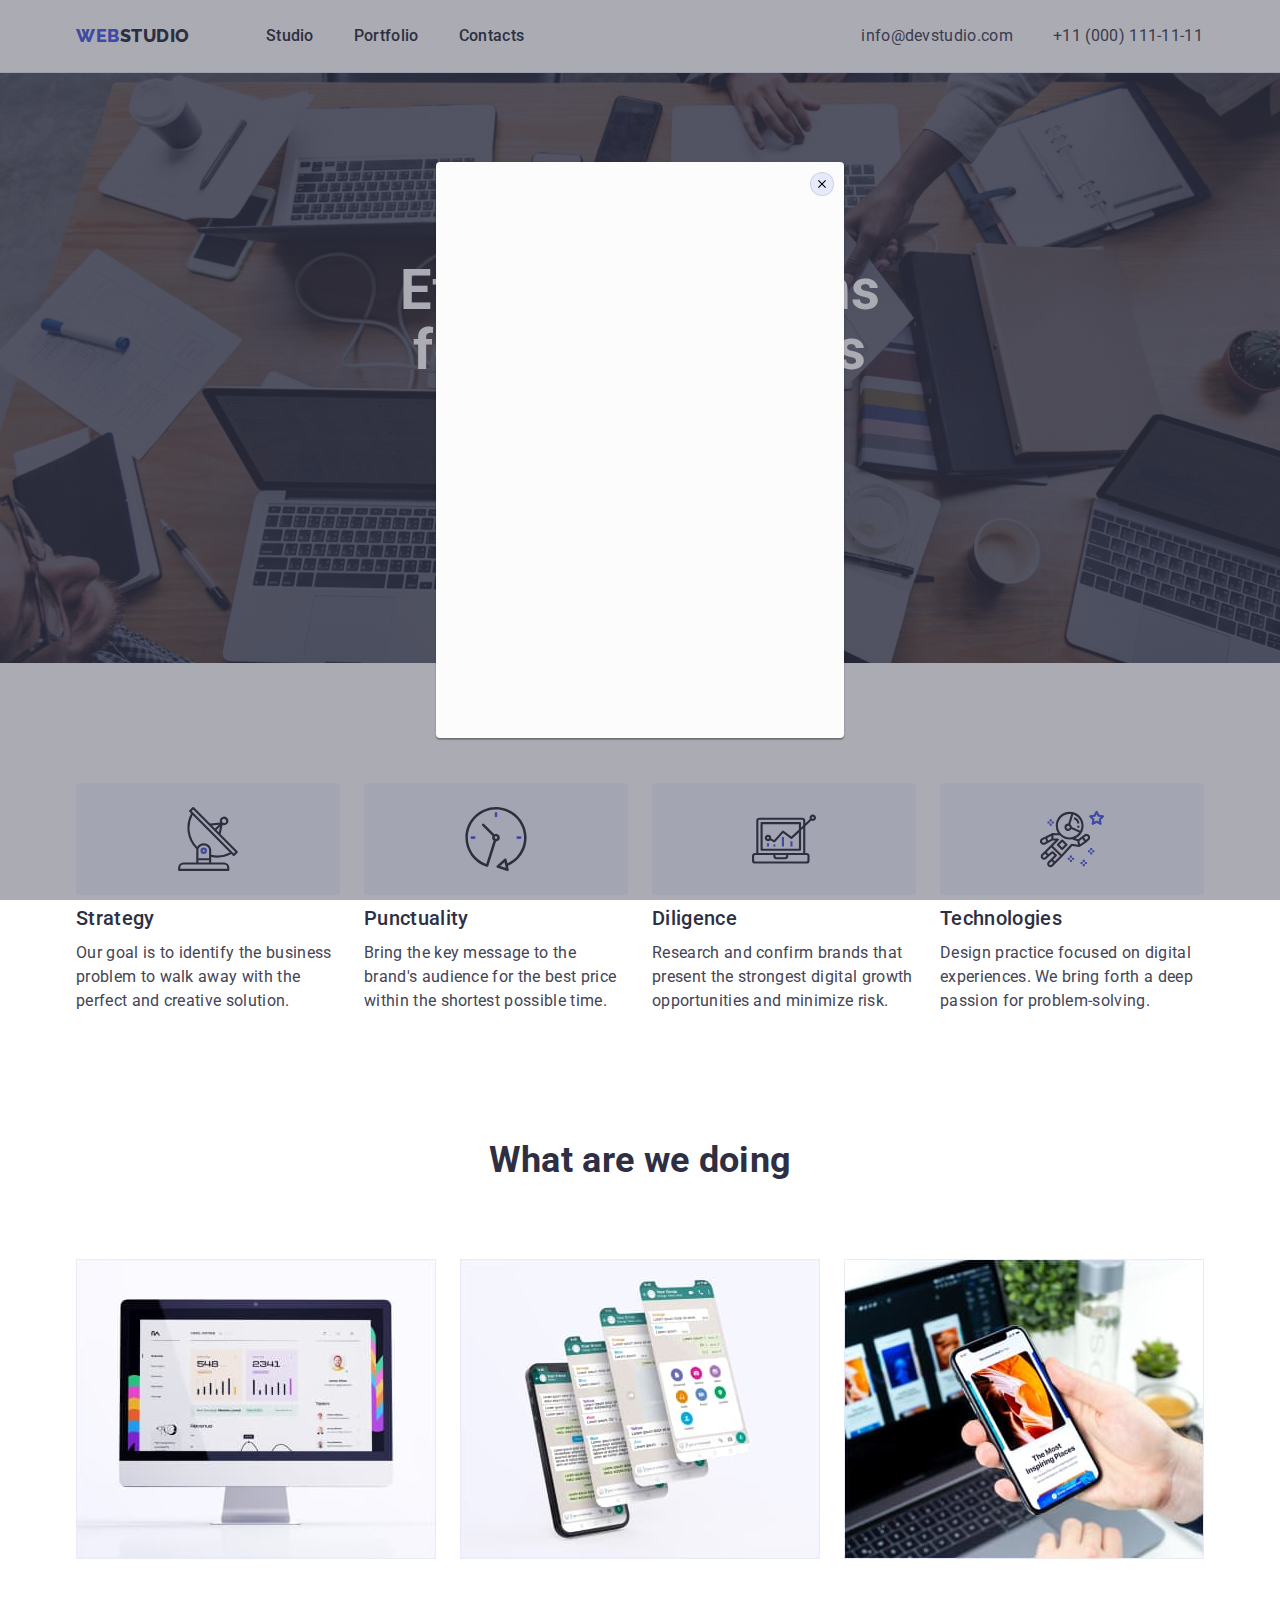
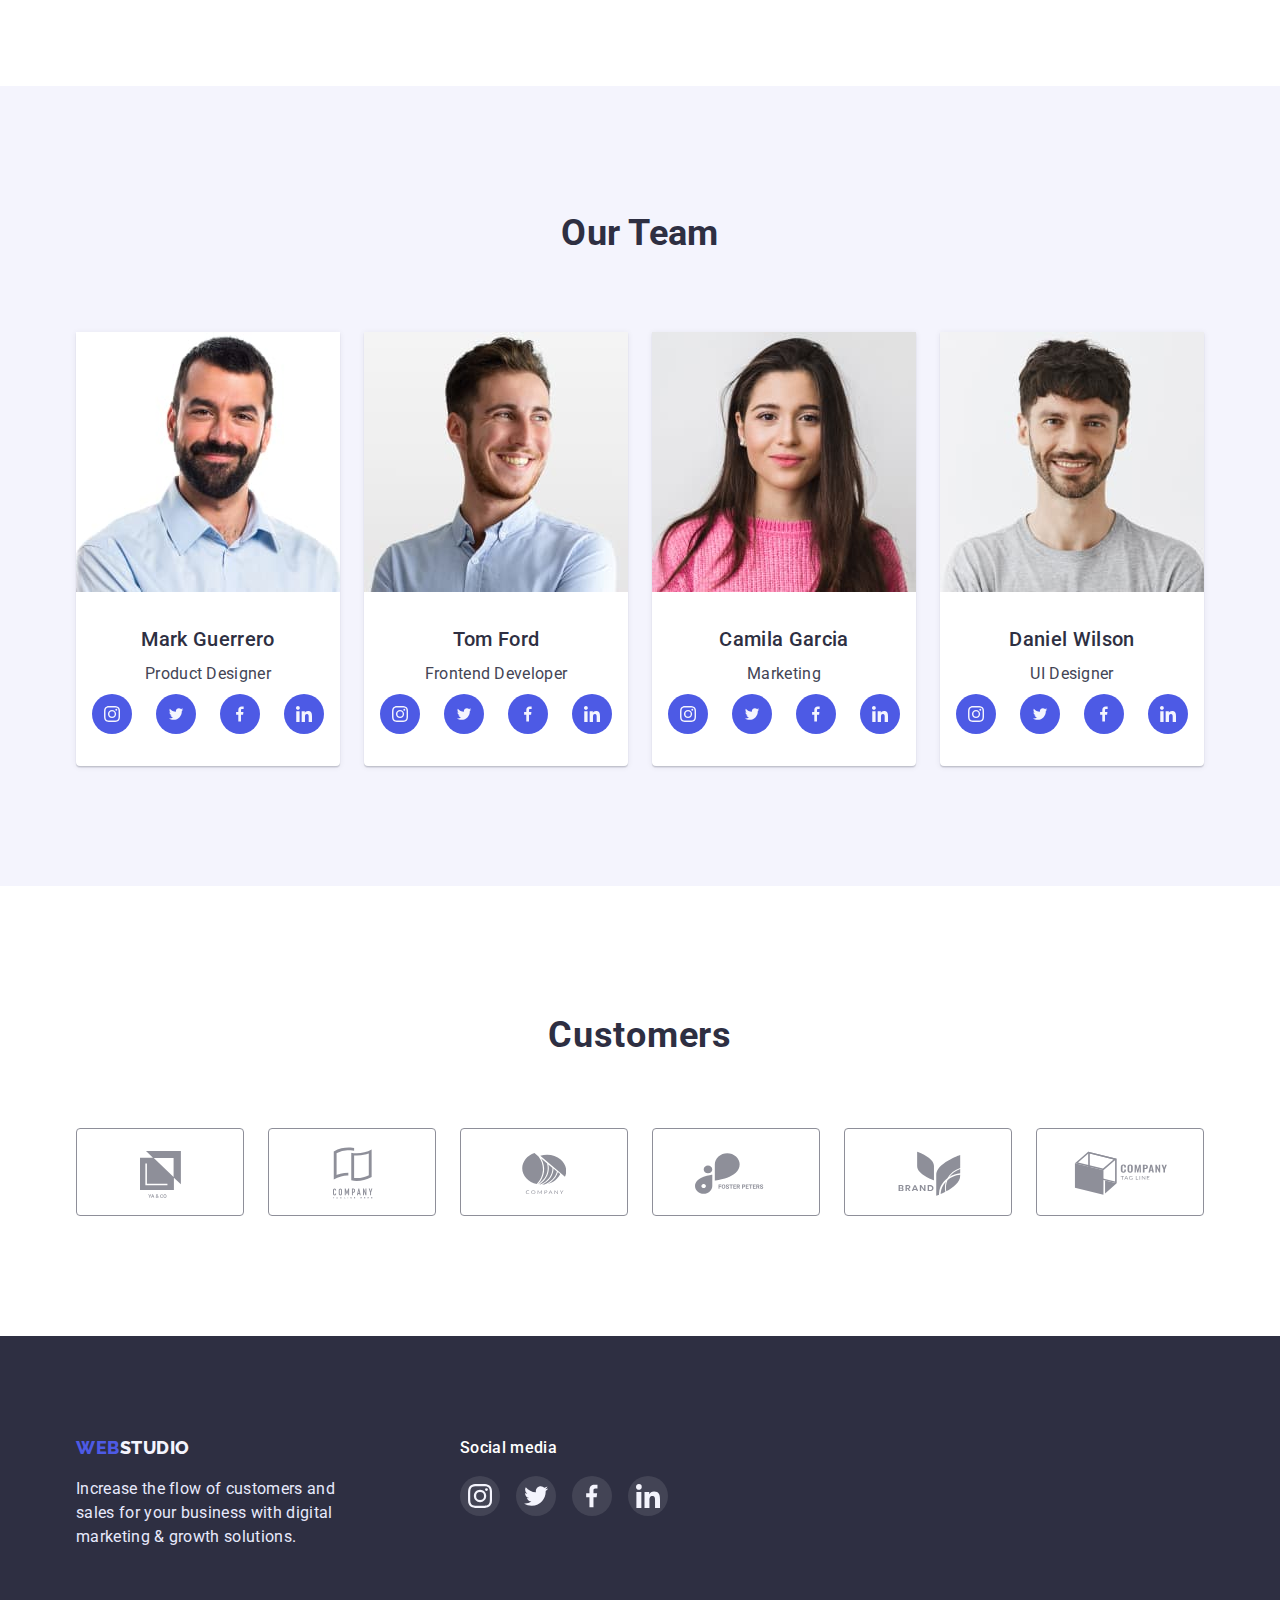
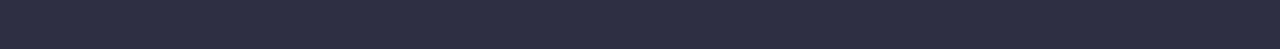
<file: index.html>
<!DOCTYPE html>
<html lang="en">
  <head>
    <meta charset="UTF-8" />
    <meta http-equiv="X-UA-Compatible" content="IE=edge" />
    <meta name="viewport" content="width=device-width, initial-scale=1.0" />
    <link rel="preconnect" href="https://fonts.googleapis.com" />
    <link rel="preconnect" href="https://fonts.gstatic.com" crossorigin />
    <link
      href="https://fonts.googleapis.com/css2?family=Raleway:wght@800&family=Roboto:wght@400;500;700;900&display=swap"
      rel="stylesheet"
    />
    <link
      rel="stylesheet"
      href="https://cdnjs.cloudflare.com/ajax/libs/modern-normalize/1.1.0/modern-normalize.min.css"
    />
    <link rel="stylesheet" href="./css/styles.css" />
    <title>Document</title>
  </head>
  <body>
    <header class="page-header">
      <div class="container">
        <div class="flex-logo">
          <nav class="nav">
            <a class="logo top" href="./index.html"
              ><span class="first-logo">WEB</span>STUDIO</a
            >
            <ul class="nav-menu">
              <li class="menu-list">
                <a class="nav-link" href="./index.html">Studio</a>
              </li>
              <li class="menu-list">
                <a class="nav-link" href="./portfolio.html">Portfolio</a>
              </li>
              <li class="menu-list">
                <a class="nav-link" href="">Contacts</a>
              </li>
            </ul>
          </nav>
          <address>
            <ul class="adress">
              <li class="adress-list">
                <a class="adress-link" href="mailto:info@devstudio.com"
                  >info@devstudio.com</a
                >
              </li>
              <li class="adress-list">
                <a class="adress-link tel" href="tel:+110001111111"
                  >+11 (000) 111-11-11</a
                >
              </li>
            </ul>
          </address>
        </div>
      </div>
    </header>
    <main>
      <!-- Hero block -->
      <section class="hero">
        <div class="container hero-items">
          <h1>Effective Solutions for Your Business</h1>
          <button class="button hero" data-modal-open type="button">
            Order Service
          </button>
        </div>
        <div class="backdrop" data-modal>
          <div class="modal">
            <button class="modal-button" data-modal-close type="button">
              <svg class="modal-close-button">
                <use href="./images/icons.svg#icon-close"></use>
              </svg>
            </button>
          </div>
        </div>
      </section>
      <!-- Our Quality -->
      <section class="quality">
        <div class="container quality">
          <h2>Our Ouality</h2>
          <ul class="quality-list">
            <li class="list-item">
              <div class="icon-quality">
                <svg class="icon antena">
                  <use href="./images/icons.svg#icon-antena"></use>
                </svg>
              </div>
              <h3>Strategy</h3>
              <p>
                Our goal is to identify the business problem to walk away with
                the perfect and creative solution.
              </p>
            </li>
            <li class="list-item">
              <div class="icon-quality">
                <svg class="icon">
                  <use href="./images/icons.svg#icon-clock"></use>
                </svg>
              </div>
              <h3>Punctuality</h3>
              <p>
                Bring the key message to the brand's audience for the best price
                within the shortest possible time.
              </p>
            </li>
            <li class="list-item">
              <div class="icon-quality">
                <svg class="icon">
                  <use href="./images/icons.svg#icon-diagram"></use>
                </svg>
              </div>
              <h3>Diligence</h3>
              <p>
                Research and confirm brands that present the strongest digital
                growth opportunities and minimize risk.
              </p>
            </li>
            <li class="list-item">
              <div class="icon-quality">
                <svg class="icon">
                  <use href="./images/icons.svg#icon-astronaut"></use>
                </svg>
              </div>
              <h3>Technologies</h3>
              <p>
                Design practice focused on digital experiences. We bring forth a
                deep passion for problem-solving.
              </p>
            </li>
          </ul>
        </div>
      </section>

      <!-- Gallery -->

      <section class="gallery">
        <div class="gallery container">
          <h2 class="gallery-title">What are we doing</h2>
          <ul class="gallery-list">
            <li class="list-item">
              <img src="./images/img1.jpg" alt="product1" width="360" />
            </li>
            <li class="list-item">
              <img src="./images/img2.jpg" alt="product2" width="360" />
            </li>
            <li class="list-item">
              <img src="./images/img3.jpg" alt="product3" width="360" />
            </li>
          </ul>
        </div>
      </section>
      <!-- Team -->
      <section class="team">
        <div class="team container">
          <h2>Our Team</h2>
          <ul class="team-list">
            <li class="list-number">
              <img
                class="team-number"
                src="./images/img4.jpg"
                alt="Mark Guerrero"
                width="264"
              />
              <div class="about-item">
                <h3>Mark Guerrero</h3>
                <p>Product Designer</p>
                <ul class="social">
                  <li class="icon-list team-icon">
                    <a target="_blank" href="">
                      <svg class="social-item instagram" width="16" height="16">
                        <use href=".//images/icons.svg#icon-instagram"></use>
                      </svg>
                    </a>
                  </li>
                  <li class="icon-list team-icon">
                    <a target="_blank" href="">
                      <svg class="social-item twitter" width="16" height="16">
                        <use href=".//images/icons.svg#icon-twitter"></use>
                      </svg>
                    </a>
                  </li>
                  <li class="icon-list team-icon">
                    <a target="_blank" href="">
                      <svg class="social-item facebook" width="16" height="16">
                        <use href=".//images/icons.svg#icon-facebook"></use>
                      </svg>
                    </a>
                  </li>
                  <li class="icon-list team-icon">
                    <a target="_blank" href="">
                      <svg class="social-item linkedin" width="16" height="16">
                        <use href=".//images/icons.svg#icon-linkedin"></use>
                      </svg>
                    </a>
                  </li>
                </ul>
              </div>
            </li>
            <li class="list-number">
              <img
                class="team-number"
                src="./images/img5.jpg"
                alt="Tom Ford"
                width="264"
              />
              <div class="about-item">
                <h3>Tom Ford</h3>
                <p>Frontend Developer</p>
                <ul class="social">
                  <li class="icon-list team-icon">
                    <a target="_blank" href="">
                      <svg class="social-item instagram" width="16" height="16">
                        <use href=".//images/icons.svg#icon-instagram"></use>
                      </svg>
                    </a>
                  </li>
                  <li class="icon-list team-icon">
                    <a target="_blank" href="">
                      <svg class="social-item twitter" width="16" height="16">
                        <use href=".//images/icons.svg#icon-twitter"></use>
                      </svg>
                    </a>
                  </li>
                  <li class="icon-list team-icon">
                    <a target="_blank" href="">
                      <svg class="social-item facebook" width="16" height="16">
                        <use href=".//images/icons.svg#icon-facebook"></use>
                      </svg>
                    </a>
                  </li>
                  <li class="icon-list team-icon">
                    <a target="_blank" href="">
                      <svg class="social-item linkedin" width="16" height="16">
                        <use href=".//images/icons.svg#icon-linkedin"></use>
                      </svg>
                    </a>
                  </li>
                </ul>
              </div>
            </li>
            <li class="list-number">
              <img
                class="team-number"
                src="./images/img6.jpg"
                alt="Camila Garcia"
                width="264"
              />
              <div class="about-item">
                <h3>Camila Garcia</h3>
                <p>Marketing</p>
                <ul class="social">
                  <li class="icon-list team-icon">
                    <a target="_blank" href="">
                      <svg class="social-item instagram" width="16" height="16">
                        <use href=".//images/icons.svg#icon-instagram"></use>
                      </svg>
                    </a>
                  </li>
                  <li class="icon-list team-icon">
                    <a target="_blank" href="">
                      <svg class="social-item twitter" width="16" height="16">
                        <use href=".//images/icons.svg#icon-twitter"></use>
                      </svg>
                    </a>
                  </li>
                  <li class="icon-list team-icon">
                    <a target="_blank" href="">
                      <svg class="social-item facebook" width="16" height="16">
                        <use href=".//images/icons.svg#icon-facebook"></use>
                      </svg>
                    </a>
                  </li>
                  <li class="icon-list team-icon">
                    <a target="_blank" href="">
                      <svg class="social-item linkedin" width="16" height="16">
                        <use href=".//images/icons.svg#icon-linkedin"></use>
                      </svg>
                    </a>
                  </li>
                </ul>
              </div>
            </li>
            <li class="list-number">
              <img
                class="team-number"
                src="./images/img7.jpg"
                alt="Daniel Wilson"
                width="264"
              />
              <div class="about-item">
                <h3>Daniel Wilson</h3>
                <p>UI Designer</p>
                <ul class="social">
                  <li class="icon-list team-icon">
                    <a target="_blank" href="">
                      <svg class="social-item instagram" width="16" height="16">
                        <use href=".//images/icons.svg#icon-instagram"></use>
                      </svg>
                    </a>
                  </li>
                  <li class="icon-list team-icon">
                    <a target="_blank" href="">
                      <svg class="social-item twitter" width="16" height="16">
                        <use href=".//images/icons.svg#icon-twitter"></use>
                      </svg>
                    </a>
                  </li>
                  <li class="icon-list team-icon">
                    <a target="_blank" href="">
                      <svg class="social-item facebook" width="16" height="16">
                        <use href=".//images/icons.svg#icon-facebook"></use>
                      </svg>
                    </a>
                  </li>
                  <li class="icon-list team-icon">
                    <a target="_blank" href="">
                      <svg class="social-item linkedin" width="16" height="16">
                        <use href=".//images/icons.svg#icon-linkedin"></use>
                      </svg>
                    </a>
                  </li>
                </ul>
              </div>
            </li>
          </ul>
        </div>
      </section>
      <section class="customers">
        <div class="customers container">
          <h2>Customers</h2>
          <ul class="customers-list">
            <li class="customers-item group-1">
              <a href="">
                <svg class="customers-icon group-1">
                  <use href="./images/icons.svg#icon-group-1"></use>
                </svg>
              </a>
            </li>
            <li class="customers-item group-2">
              <a href="">
                <svg class="customers-icon group-2">
                  <use href="./images/icons.svg#icon-group-2"></use>
                </svg>
              </a>
            </li>
            <li class="customers-item group-3">
              <a href="">
                <svg class="customers-icon group-3">
                  <use href="./images/icons.svg#icon-group-3"></use>
                </svg>
              </a>
            </li>
            <li class="customers-item group-4">
              <a href="">
                <svg class="customers-icon group-4">
                  <use href="./images/icons.svg#icon-group-4"></use>
                </svg>
              </a>
            </li>
            <li class="customers-item group-5">
              <a class="" href="">
                <svg class="customers-icon group-5">
                  <use href="./images/icons.svg#icon-group-5"></use>
                </svg>
              </a>
            </li>
            <li class="customers-item group-6">
              <a href="">
                <svg class="customers-icon group-6">
                  <use href="./images/icons.svg#icon-group-6"></use>
                </svg>
              </a>
            </li>
          </ul>
        </div>
      </section>
    </main>
    <footer class="footer-page">
      <div class="container footer">
        <div class="about-footer">
          <a class="logo logo-footer" href="./index.html"
            ><span class="first-logo">WEB</span
            ><span class="logo-footer">STUDIO</span></a
          >
          <p class="about">
            Increase the flow of customers and sales for your business with
            digital marketing & growth solutions.
          </p>
        </div>
        <div class="footer-social">
          <p class="social-text">Social media</p>
          <ul class="social-footer">
            <li class="icon-list-footer">
              <a target="_blank" href="">
                <svg class="social-item-instagram" width="24" height="24">
                  <use href=".//images/icons.svg#icon-instagram"></use>
                </svg>
              </a>
            </li>
            <li class="icon-list-footer">
              <a target="_blank" href="">
                <svg class="social-item-twitter" width="24" height="24">
                  <use href=".//images/icons.svg#icon-twitter"></use>
                </svg>
              </a>
            </li>
            <li class="icon-list-footer">
              <a target="_blank" href="">
                <svg class="social-item-facebook" width="24" height="24">
                  <use href=".//images/icons.svg#icon-facebook"></use>
                </svg>
              </a>
            </li>
            <li class="icon-list-footer">
              <a target="_blank" href="">
                <svg class="social-item-linkedin" width="24" height="24">
                  <use href=".//images/icons.svg#icon-linkedin"></use>
                </svg>
              </a>
            </li>
          </ul>
        </div>
      </div>
    </footer>
    <script src="./js/modal.js"></script>
  </body>
</html>
</file>
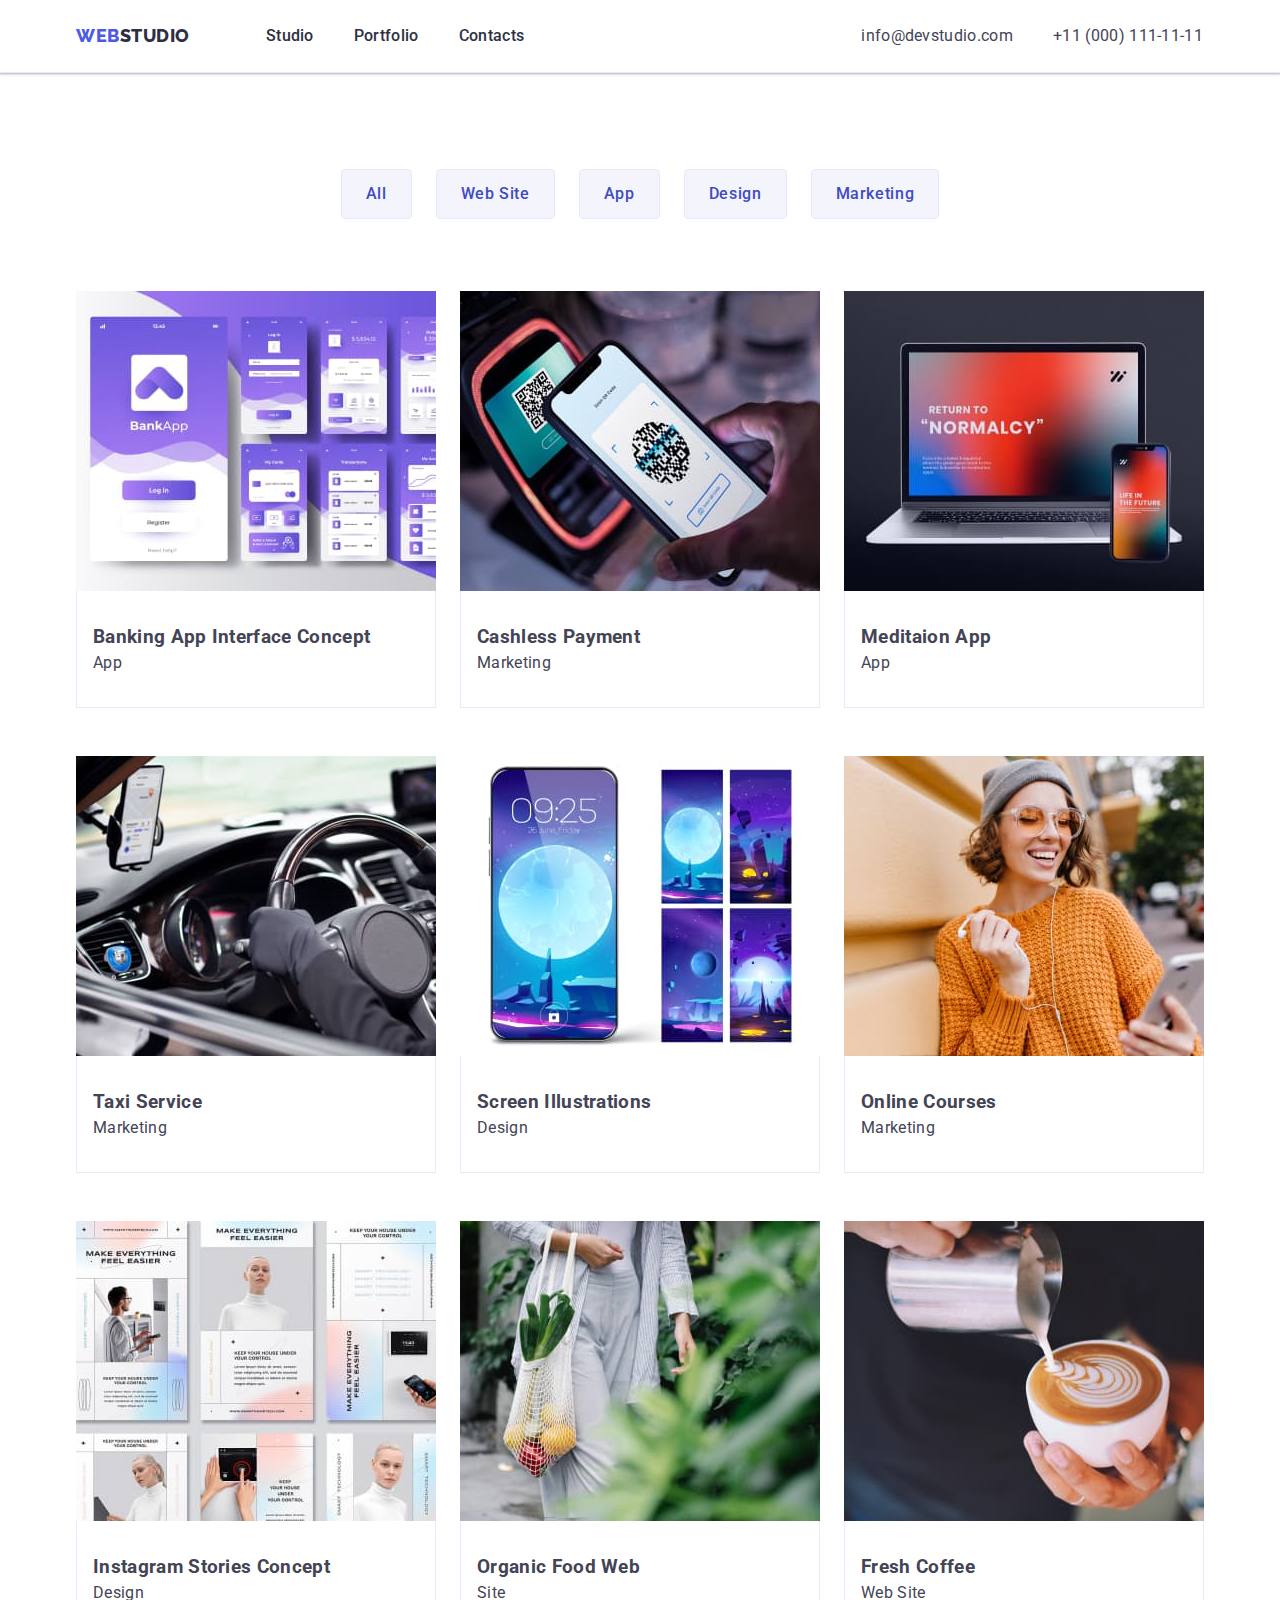
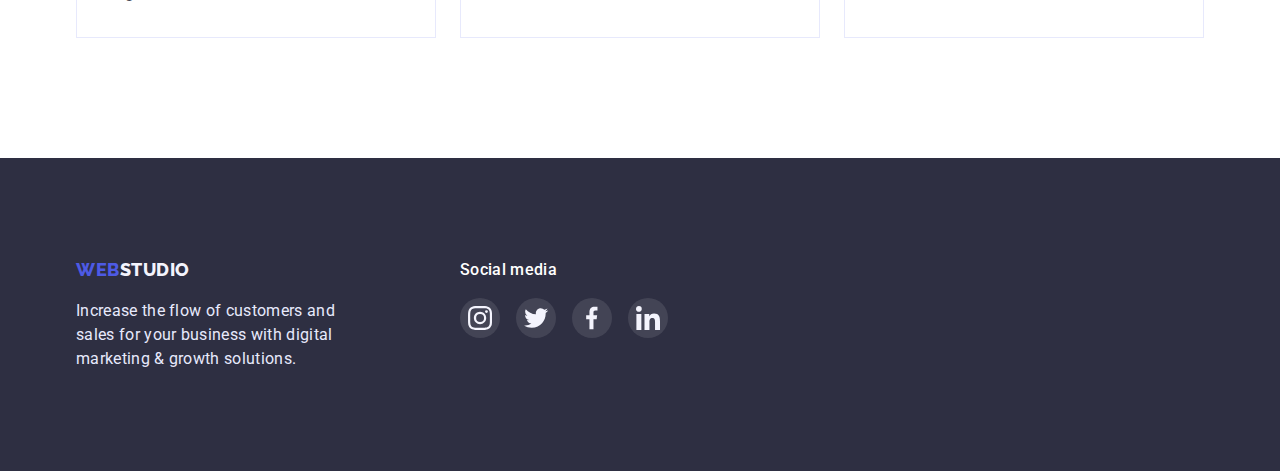
<file: portfolio.html>
<!DOCTYPE html>
<html lang="en">
  <head>
    <meta charset="UTF-8" />
    <meta http-equiv="X-UA-Compatible" content="IE=edge" />
    <meta name="viewport" content="width=device-width, initial-scale=1.0" />
    <link rel="preconnect" href="https://fonts.googleapis.com" />
    <link rel="preconnect" href="https://fonts.gstatic.com" crossorigin />
    <link
      href="https://fonts.googleapis.com/css2?family=Raleway:wght@800&family=Roboto:wght@400;500;700;900&display=swap"
      rel="stylesheet"
    />
    <link
      rel="stylesheet"
      href="https://cdnjs.cloudflare.com/ajax/libs/modern-normalize/1.1.0/modern-normalize.min.css"
    />
    <link rel="stylesheet" href="./css/styles.css" />
    <title>Document</title>
  </head>
  <body>
    <header class="page-header">
      <div class="container">
        <div class="flex-logo">
          <nav class="nav">
            <a class="logo top" href="./index.html"
              ><span class="first-logo">WEB</span>STUDIO</a
            >
            <ul class="nav-menu">
              <li class="menu-list">
                <a class="nav-link" href="./index.html">Studio</a>
              </li>
              <li class="menu-list">
                <a class="nav-link" href="./portfolio.html">Portfolio</a>
              </li>
              <li class="menu-list">
                <a class="nav-link" href="">Contacts</a>
              </li>
            </ul>
          </nav>
          <address>
            <ul class="adress">
              <li class="adress-list">
                <a class="adress-link" href="mailto:info@devstudio.com"
                  >info@devstudio.com</a
                >
              </li>
              <li class="adress-list">
                <a class="adress-link tel" href="tel:+110001111111"
                  >+11 (000) 111-11-11</a
                >
              </li>
            </ul>
          </address>
        </div>
      </div>
    </header>
    <main>
      <!-- Filters -->
      <section class="project">
        <div class="container project">
          <h1 class="project-title">Here H1</h1>
          <ul class="filter-list">
            <li class="list-button">
              <button class="button filter-button" type="button">All</button>
            </li>
            <li class="list-button">
              <button class="button filter-button" type="button">
                Web Site
              </button>
            </li>
            <li class="list-button">
              <button class="button filter-button" type="button">App</button>
            </li>
            <li class="list-button">
              <button class="button filter-button" type="button">Design</button>
            </li>
            <li class="list-button">
              <button class="button filter-button" type="button">
                Marketing
              </button>
            </li>
          </ul>
          <h2 class="project-title">Projects</h2>
          <ul class="project-list">
            <li class="project-item">
              <a href="" class="project-item-link">
                <div class="img-wrapper">
                  <img
                    src="./images/galery1.jpg"
                    alt="Banking App Interface"
                    width="300"
                  />
                  <p class="overlay">
                    14 Stylish and User-Friendly App Design Concepts · Task
                    Manager App · Calorie Tracker App · Exotic Fruit Ecommerce
                    App · Cloud Storage App
                  </p>
                </div>
                <div class="about-item">
                  <h3>Banking App Interface Concept</h3>
                  <p>App</p>
                </div>
              </a>
            </li>
            <li class="project-item">
              <a href="" class="project-item-link">
                <div class="img-wrapper">
                  <img
                    src="./images/galery2.jpg"
                    alt="Cashless Payment Marketing"
                    width="300"
                  />
                  <p class="overlay">
                    14 Stylish and User-Friendly App Design Concepts · Task
                    Manager App · Calorie Tracker App · Exotic Fruit Ecommerce
                    App · Cloud Storage App
                  </p>
                </div>
                <div class="about-item">
                  <h3>Cashless Payment</h3>
                  <p>Marketing</p>
                </div>
              </a>
            </li>
            <li class="project-item">
              <a href="" class="project-item-link">
                <div class="img-wrapper">
                  <img
                    src="./images/galery3.jpg"
                    alt="Meditaion App"
                    width="300"
                  />
                  <p class="overlay">
                    14 Stylish and User-Friendly App Design Concepts · Task
                    Manager App · Calorie Tracker App · Exotic Fruit Ecommerce
                    App · Cloud Storage App
                  </p>
                </div>
                <div class="about-item">
                  <h3>Meditaion App</h3>
                  <p>App</p>
                </div>
              </a>
            </li>
            <li class="project-item">
              <a href="" class="project-item-link">
                <div class="img-wrapper">
                  <img
                    src="./images/galery4.jpg"
                    alt="Taxi Service"
                    width="300"
                  />
                  <p class="overlay">
                    14 Stylish and User-Friendly App Design Concepts · Task
                    Manager App · Calorie Tracker App · Exotic Fruit Ecommerce
                    App · Cloud Storage App
                  </p>
                </div>
                <div class="about-item">
                  <h3>Taxi Service</h3>
                  <p>Marketing</p>
                </div>
              </a>
            </li>
            <li class="project-item">
              <a href="" class="project-item-link">
                <div class="img-wrapper">
                  <img
                    src="./images/galery5.jpg"
                    alt="Screen Illustrations"
                    width="300"
                  />
                  <p class="overlay">
                    14 Stylish and User-Friendly App Design Concepts · Task
                    Manager App · Calorie Tracker App · Exotic Fruit Ecommerce
                    App · Cloud Storage App
                  </p>
                </div>
                <div class="about-item">
                  <h3>Screen Illustrations</h3>
                  <p>Design</p>
                </div>
              </a>
            </li>
            <li class="project-item">
              <a href="" class="project-item-link">
                <div class="img-wrapper">
                  <img
                    src="./images/galery6.jpg"
                    alt="Online Courses"
                    width="300"
                  />
                  <p class="overlay">
                    14 Stylish and User-Friendly App Design Concepts · Task
                    Manager App · Calorie Tracker App · Exotic Fruit Ecommerce
                    App · Cloud Storage App
                  </p>
                </div>
                <div class="about-item">
                  <h3>Online Courses</h3>
                  <p>Marketing</p>
                </div>
              </a>
            </li>
            <li class="project-item">
              <a href="" class="project-item-link">
                <div class="img-wrapper">
                  <img
                    src="./images/galery7.jpg"
                    alt="Instagram Stories"
                    width="300"
                  />
                  <p class="overlay">
                    14 Stylish and User-Friendly App Design Concepts · Task
                    Manager App · Calorie Tracker App · Exotic Fruit Ecommerce
                    App · Cloud Storage App
                  </p>
                </div>
                <div class="about-item">
                  <h3>Instagram Stories Concept</h3>
                  <p>Design</p>
                </div>
              </a>
            </li>
            <li class="project-item">
              <a href="" class="project-item-link">
                <div class="img-wrapper">
                  <img
                    src="./images/galery8.jpg"
                    alt="Organic Food"
                    width="300"
                  />
                  <p class="overlay">
                    14 Stylish and User-Friendly App Design Concepts · Task
                    Manager App · Calorie Tracker App · Exotic Fruit Ecommerce
                    App · Cloud Storage App
                  </p>
                </div>
                <div class="about-item">
                  <h3>Organic Food Web</h3>
                  <p>Site</p>
                </div>
              </a>
            </li>
            <li class="project-item">
              <a href="" class="project-item-link">
                <div class="img-wrapper">
                  <img
                    src="./images/galery9.jpg"
                    alt="Fresh Coffee"
                    width="300"
                  />
                  <p class="overlay">
                    14 Stylish and User-Friendly App Design Concepts · Task
                    Manager App · Calorie Tracker App · Exotic Fruit Ecommerce
                    App · Cloud Storage App
                  </p>
                </div>
                <div class="about-item">
                  <h3>Fresh Coffee</h3>
                  <p>Web Site</p>
                </div>
              </a>
            </li>
          </ul>
        </div>
      </section>
    </main>
    <footer class="footer-page">
      <div class="container footer">
        <div class="about-footer">
          <a class="logo logo-footer" href="./index.html"
            ><span class="first-logo">WEB</span
            ><span class="logo-footer">STUDIO</span></a
          >
          <p class="about">
            Increase the flow of customers and sales for your business with
            digital marketing & growth solutions.
          </p>
        </div>
        <div class="footer-social">
          <p class="social-text">Social media</p>
          <ul class="social-footer">
            <li class="icon-list-footer">
              <a target="_blank" href="">
                <svg class="social-item-instagram" width="24" height="24">
                  <use href=".//images/icons.svg#icon-instagram"></use>
                </svg>
              </a>
            </li>
            <li class="icon-list-footer">
              <a target="_blank" href="">
                <svg class="social-item-twitter" width="24" height="24">
                  <use href=".//images/icons.svg#icon-twitter"></use>
                </svg>
              </a>
            </li>
            <li class="icon-list-footer">
              <a target="_blank" href="">
                <svg class="social-item-facebook" width="24" height="24">
                  <use href=".//images/icons.svg#icon-facebook"></use>
                </svg>
              </a>
            </li>
            <li class="icon-list-footer">
              <a target="_blank" href="">
                <svg class="social-item-linkedin" width="24" height="24">
                  <use href=".//images/icons.svg#icon-linkedin"></use>
                </svg>
              </a>
            </li>
          </ul>
        </div>
      </div>
    </footer>
  </body>
</html>
</file>
<file: css/styles.css>
/* Обнуление */
ul,
p,
h1,
h2,
h3 {
  margin: 0;
  padding: 0;
}
*,
*:before,
*:after {
  -moz-box-sizing: border-box;
  -webkit-box-sizing: border-box;
  box-sizing: border-box;
}
* li {
  list-style-type: none;
}

:root {
  --primary-brand: #4d5ae5;
  /*IRIS* CTAs Focused Active states Links */
  --pressed-state: #404bbf;
  /*OCEAN* CTAs */
  --dark-text-state: #2e2f42;
  /*NAVY-BLUE* Overlays Shadows Headings */
  --success: #31d0aa;
  /*GREEN* Valid fields Success messages */
  --text: #434455;
  /*SLATE* Body text */
  --subtle-Text: #8e8f99;
  /*LIGHT-SLATE* Helper text Deemphasized text */
  --accent: #e7e9fc;
  /*CORNFLOWER* Accent color Hairlines Subtle backgrounds */
  --light: #f4f4fd;
  /*CLOUD* Light mode backgrounds Light mode Dialogs/alerts */
  --Modaloverlay: rgba(46, 47, 66, 0.4);
  /*NAVY-BLUE-MODAL* Overlay */
  --Herobackground: rgba(46, 47, 66, 0.7);
  /*GREY* Hero image background */
}

body {
  background-color: #ffffff;
  font-family: 'Roboto', sans-serif;
  font-weight: 400;
  font-size: 16px;
  line-height: 1.5;
  letter-spacing: 0.02em;
  color: var(--text);
  text-align: left;
}

/* Header */
.logo {
  font-family: 'Raleway';
  font-weight: 800;
  font-size: 18px;
  letter-spacing: 0.03em;
  line-height: 1.33;
  color: var(--dark-text-state);
  text-decoration: none;
}

.container {
  width: 1158px;
  padding-left: 15px;
  padding-right: 15px;
  margin-left: auto;
  margin-right: auto;
}

.flex-logo {
  display: flex;
  justify-content: space-between;
}

.page-header {
  display: flex;
  justify-content: space-between;
  border-bottom: 1px solid var(--accent);
  box-shadow: 0px 2px 1px rgba(46, 47, 66, 0.08),
    0px 1px 1px rgba(46, 47, 66, 0.16), 0px 1px 6px rgba(46, 47, 66, 0.08);
}

.logo.top {
  display: block;

  margin-right: 76px;

  padding-top: 24px;
  padding-bottom: 24px;
}

.nav {
  display: flex;
}

/* Тег который покрашен синим */
.first-logo {
  color: var(--primary-brand);
}

/* Навигация */

.nav-menu {
  font-weight: 500;
  display: flex;
}

.nav-menu .menu-list + .menu-list {
  margin-left: 40px;
}
.nav .nav-menu .menu-list .nav-link {
  position: relative;
  text-decoration: none;
  color: var(--dark-text-state);
  padding-top: 24px;
  padding-bottom: 24px;

  transition: color 500ms cubic-bezier(0.4, 0, 0.2, 1);

  display: block;
}

.nav-link::after {
  content: '  ';
  transition: background-color 250ms cubic-bezier(0.4, 0, 0.2, 1);
}

.nav-link:active::after,
.nav-link:focus::after {
  position: absolute;
  bottom: 0;
  content: ' ';
  display: block;
  width: 100%;
  height: 4px;
  border-radius: 2px;
  background-color: var(--pressed-state);
}

.page-header .container .flex-logo .nav .nav-menu .menu-list .nav-link:active,
.page-header .container .flex-logo .nav .nav-menu .menu-list .nav-link:focus,
.page-header .container .flex-logo .nav .nav-menu .menu-list .nav-link:hover {
  color: var(--pressed-state);
}

/* Адрес */

address {
  font-style: normal;
}

.adress {
  display: flex;
}

.adress .adress-list .adress-link.tel {
  min-width: 153px;
}

.adress .adress-list .adress-link.tel {
  min-width: 151px;
}

.adress .adress-list + .adress-list {
  margin-left: 40px;
}

.adress .adress-list .adress-link {
  display: block;

  padding-top: 24px;
  padding-bottom: 24px;
}

.adress-link {
  text-decoration: none;
  color: var(--text);
  transition: color 250ms cubic-bezier(0.4, 0, 0.2, 1);
}

.adress-link:active,
.adress-link:focus,
.adress-link:hover {
  color: var(--pressed-state);
}

/* Main Index */

/* Hero section */

.hero {
  text-align: center;
  padding-top: 188px;
  padding-bottom: 188px;
}

section.hero {
  max-width: 1440px;
  max-height: 590px;
  margin-left: auto;
  margin-right: auto;
  background-position: center;
  background-repeat: no-repeat;
  background: linear-gradient(rgba(46, 47, 66, 0.7), rgba(46, 47, 66, 0.7)),
    url(../images/hero-background.jpg);
}

.hero h1 {
  font-weight: 700;
  font-size: 56px;
  line-height: 1.07;
  color: #ffffff;

  width: 494px;
  margin-left: auto;
  margin-right: auto;
}

.backdrop {
  width: 100%;
  height: 100%;

  position: fixed;
  top: 0;
  left: 0;
  z-index: 100;

  background-color: rgba(46, 47, 66, 0.4);
  transition: opacity 500ms cubic-bezier(0.4, 0, 0.2, 1),
    visibility 500ms cubic-bezier(0.4, 0, 0.2, 1);
}

.backdrop.is-hidden {
  opacity: 0;
  visibility: hidden;
  pointer-events: none;
}
.modal {
  position: absolute;
  top: 50%;
  left: 50%;
  transform: translate(-50%, -50%);
  width: 408px;
  height: 576px;

  background-color: #fcfcfc;
  border-radius: 4px;
  box-shadow: 0px 1px 1px rgba(0, 0, 0, 0.14), 0px 1px 3px rgba(0, 0, 0, 0.12),
    0px 2px 1px rgba(0, 0, 0, 0.2);
}

.modal-button {
  position: absolute;
  top: 10px;
  right: 10px;
  display: flex;
  justify-content: center;
  align-items: center;
  background: #e7e9fc;
  border: 1px solid rgba(0, 0, 0, 0.1);
  border-radius: 50%;

  width: 24px;
  height: 24px;
  cursor: pointer;
  padding: 0;
}

.modal-button:hover,
.modal-button:focus {
  border-color: black;
}

.modal-close-button {
  width: 8px;
  height: 8px;
  display: block;
  fill: currentColor;
}

/* Styles Button */

.button {
  cursor: pointer;

  border-radius: 4px;
  border: 1px solid transparent;
}

.button.hero {
  background-color: var(--primary-brand);
  color: #ffffff;

  padding: 16px 32px 16px 32px;

  margin-top: 48px;

  font-family: 'Roboto';
  font-style: normal;
  font-weight: 500;
  font-size: 16px;
  line-height: 1.5;
  letter-spacing: 0.04em;

  box-shadow: 0px 4px 4px rgba(0, 0, 0, 0.15);
  border-radius: 4px;

  transition: background-color 250ms cubic-bezier(0.4, 0, 0.2, 1);
}

.button.hero:hover,
.button.hero:active,
.button.hero:focus {
  background-color: var(--pressed-state);
  box-shadow: 0px 4px 4px rgba(0, 0, 0, 0.15);
}

/* Quality section */

section.quality {
  padding-top: 120px;
  padding-bottom: 60px;
}

.icon {
  width: 64px;
  height: 64px;
}

.icon-quality {
  display: flex;
  justify-content: center;
  align-items: center;
}

.quality-list {
  display: flex;
  justify-content: space-around;
  gap: 24px;
}

.quality-list .list-item {
  width: 25%;
}

div.icon-quality {
  background-color: var(--light);
  text-align: center;

  height: 112px;

  border-radius: 4px;
}

.quality h2 {
  display: none;
  font-weight: 700;
  font-size: 36px;
  color: var(--dark-text-state);
}

.quality h3 {
  font-weight: 500;
  font-size: 20px;
  color: var(--dark-text-state);
  margin-top: 8px;
}

.quality p {
  margin-top: 8px;
}

/* Gallery section */

section.gallery {
  padding-top: 60px;
  padding-bottom: 120px;
}

h2.gallery-title {
  font-weight: 700;
  font-size: 36px;
  color: var(--dark-text-state);
  text-align: center;
  margin-bottom: 72px;
}

.gallery-list {
  display: flex;
  flex-wrap: wrap;
}

.gallery-list > .list-item {
  width: 360px;
  margin-right: 24px;
}
.gallery-list > .list-item:nth-child(3n) {
  margin-right: 0;
}

/* .gallery-list > .list-item:nth-last-child(-n + 3) {
} */

/* Team-Section */

section.team {
  background-color: var(--light);
  padding-bottom: 120px;
  padding-top: 120px;
}

.team h2 {
  font-weight: 700;
  font-size: 36px;
  color: var(--dark-text-state);
  text-align: center;

  margin-bottom: 72px;
}

.team-list {
  display: flex;
  flex-wrap: wrap;
  text-align: center;
}

.team .team-list .list-number {
  background-color: #ffffff;
  margin-right: 24px;
  box-shadow: 0px 1px 6px rgba(46, 47, 66, 0.08),
    0px 1px 1px rgba(46, 47, 66, 0.16), 0px 2px 1px rgba(46, 47, 66, 0.08);
  border-radius: 0px 0px 4px 4px;
}

.team .team-list .list-number:nth-child(4n) {
  margin-right: 0;
}

.team .team-list .list-number h3 {
  font-weight: 500;
  font-size: 20px;
  color: var(--dark-text-state);
  text-align: center;
}

.team .team-list .list-number p {
  margin-top: 8px;
}

.team .team-list .list-number .about-item {
  padding-top: 32px;
  padding-bottom: 32px;
}

.team .team-list .list-number .team-number {
  display: block;
}

.social {
  display: flex;
  gap: 24px;
  justify-content: center;

  margin-top: 8px;
}

svg.social-item {
  width: 16px;
  height: 16px;

  fill: var(--light);
}

svg.twitter {
  padding-top: 2px;
  padding-bottom: 2px;
}

svg.facebook {
  padding-left: 4px;
  padding-right: 4px;
}

li.icon-list a {
  display: flex;
  justify-content: center;
  align-items: center;

  border-radius: 50%;

  width: 40px;
  height: 40px;
  background-color: var(--primary-brand);

  transition: background-color 250ms cubic-bezier(0.4, 0, 0.2, 1);
}

li.icon-list a:hover,
li.icon-list a:focus,
li.icon-list a:active {
  background-color: var(--pressed-state);
}

/* Customers */

section.customers {
  padding-top: 130px;
  padding-bottom: 120px;
}

section.customers h2 {
  font-style: normal;
  font-weight: 700;
  font-size: 36px;
  line-height: 1.11;
  text-align: center;
  letter-spacing: 0.02em;
  color: var(--dark-text-state);
}

.customers-list {
  display: flex;
  gap: 24px;

  margin-top: 72px;
}

svg.customers-icon.group-1 {
  padding: 7px 31px 2px 32px;
}

svg.customers-icon.group-2 {
  padding: 3px 31px 1px 33px;
}

svg.customers-icon.group-3 {
  padding: 9px 30px 6px 30px;
}

svg.customers-icon.group-4 {
  padding: 9px 9px 6px 11px;
}

svg.customers-icon.group-5 {
  padding: 7px 19px 4px 22px;
}

svg.customers-icon.group-6 {
  padding: 7px 4px 5px 6px;
}

svg.customers-icon {
  width: 104px;
  height: 56px;
  fill: currentColor;
}

.customers-list .customers-item a {
  display: flex;
  align-items: center;
  justify-content: center;

  width: 168px;
  height: 88px;
  color: var(--subtle-Text);
  border: 1px solid currentColor;
  border-radius: 4px;
  color: var(--subtle-Text);

  transition: color 250ms cubic-bezier(0.4, 0, 0.2, 1);
}

.customers-list .customers-item a:hover,
.customers-list .customers-item a:focus,
.customers-list .customers-item a:active {
  color: var(--pressed-state);
}

/* Main (Portfolio) */

/* Section Filter */

/* .project {} */
section.project {
  padding-top: 96px;
  padding-bottom: 120px;
}
h1.project-title {
  display: none;
}

h2.project-title {
  display: none;
}

.project-list {
  display: flex;
  flex-wrap: wrap;
}

.project-item img {
  width: 360px;
}

.project-item-link {
  color: currentColor;
  text-decoration: none;
  display: block;

  transition: box-shadow 250mscubic-bezier(0.4, 0, 0.2, 1);
}

.project-item {
  width: 360px;
  margin-right: 24px;
  margin-bottom: 48px;
}

.project-item:nth-child(3n) {
  margin-right: 0;
}

.project-item:nth-last-child(-n + 3) {
  margin-bottom: 0;
}

.project-item > h3 {
  font-weight: 500;
  font-size: 20px;
  line-height: 1.2;
  letter-spacing: 0.02em;
  color: var(--dark-text-state);
}

.project .project-list .project-item .about-item {
  padding-top: 32px;
  padding-bottom: 32px;
  padding-left: 16px;
  border: 1px solid var(--accent);
  border-top: none;
}

.overlay {
  position: absolute;
  top: 0;
  left: 0;
  width: 100%;
  height: 100%;
  transform: translate(0, 100%);

  background-color: var(--primary-brand);
  color: var(--light);
  transition: transform 250ms cubic-bezier(0.4, 0, 0.2, 1);
  padding-left: 32px;
  padding-right: 32px;
  padding-top: 40px;
}

.img-wrapper {
  position: relative;
  overflow: hidden;
}

.project-item-link:hover,
.project-item-link:focus {
  box-shadow: 0px 1px 6px rgba(46, 47, 66, 0.08),
    0px 1px 1px rgba(46, 47, 66, 0.16), 0px 2px 1px rgba(46, 47, 66, 0.08);
}

.project-item-link:hover .overlay,
.project-item-link:focus .overlay {
  transform: translate(0, 0);
  box-shadow: 0px 1px 6px rgba(46, 47, 66, 0.08),
    0px 1px 1px rgba(46, 47, 66, 0.16), 0px 2px 1px rgba(46, 47, 66, 0.08);
}

.project .project-list .project-item img {
  display: block;
}

.filter-list {
  display: flex;
  justify-content: center;
  margin-bottom: 72px;
}

.button.filter-button {
  background-color: var(--light);
  color: var(--pressed-state);

  padding: 12px 24px;

  font-family: 'Roboto';
  font-style: normal;
  font-weight: 500;
  font-size: 16px;
  line-height: 1.5;
  letter-spacing: 0.04em;

  border: 1px solid #e7e9fc;

  border-radius: 4px;

  transition: color 250ms cubic-bezier(0.4, 0, 0.2, 1),
    box-shadow 250ms cubic-bezier(0.4, 0, 0.2, 1),
    background-color 250ms cubic-bezier(0.4, 0, 0.2, 1),
    border 250ms cubic-bezier(0.4, 0, 0.2, 1);
}

.list-button {
  margin-right: 24px;
}

.list-button:nth-last-child(1) {
  margin-right: 0;
}

.button.filter-button:active,
.button.filter-button:focus,
.button.filter-button:hover {
  color: #ffffff;
  border: 1px solid var(--primary-brand);
  background-color: var(--primary-brand);
  box-shadow: 0px 4px 4px rgba(0, 0, 0, 0.15);
}

/* FOOTER */

.container.footer {
  display: flex;
}

.footer-page {
  background-color: var(--dark-text-state);
  padding-top: 100px;
  padding-bottom: 100px;
}

.about {
  width: 264px;
  color: var(--accent);
  margin-top: 16px;
}

.logo.logo-footer {
  display: inline-block;
  color: var(--light);
  text-decoration: none;
}

div.about-footer {
  margin-right: 120px;
}

.social-text {
  margin-bottom: 16px;

  font-weight: 500;

  color: #ffffff;
}

.social-footer {
  display: flex;
  gap: 16px;
  justify-content: center;
}

.icon-list-footer svg {
  width: 24px;
  height: 24px;
  fill: var(--light);
}

.icon-list-footer a {
  display: flex;
  justify-content: center;
  align-items: center;

  border-radius: 50%;

  width: 40px;
  height: 40px;
  background-color: rgba(255, 255, 255, 0.1);

  transition: background-color 250ms cubic-bezier(0.4, 0, 0.2, 1);
}

svg.social-item-facebook {
  padding: 0 6px 0 6px;
}

svg.social-item-twitter {
  padding: 2px 0 2px 0;
}

.icon-list-footer a:hover,
.icon-list-footer a:focus,
.icon-list-footer a:active {
  background-color: var(--success);
}
</file>
